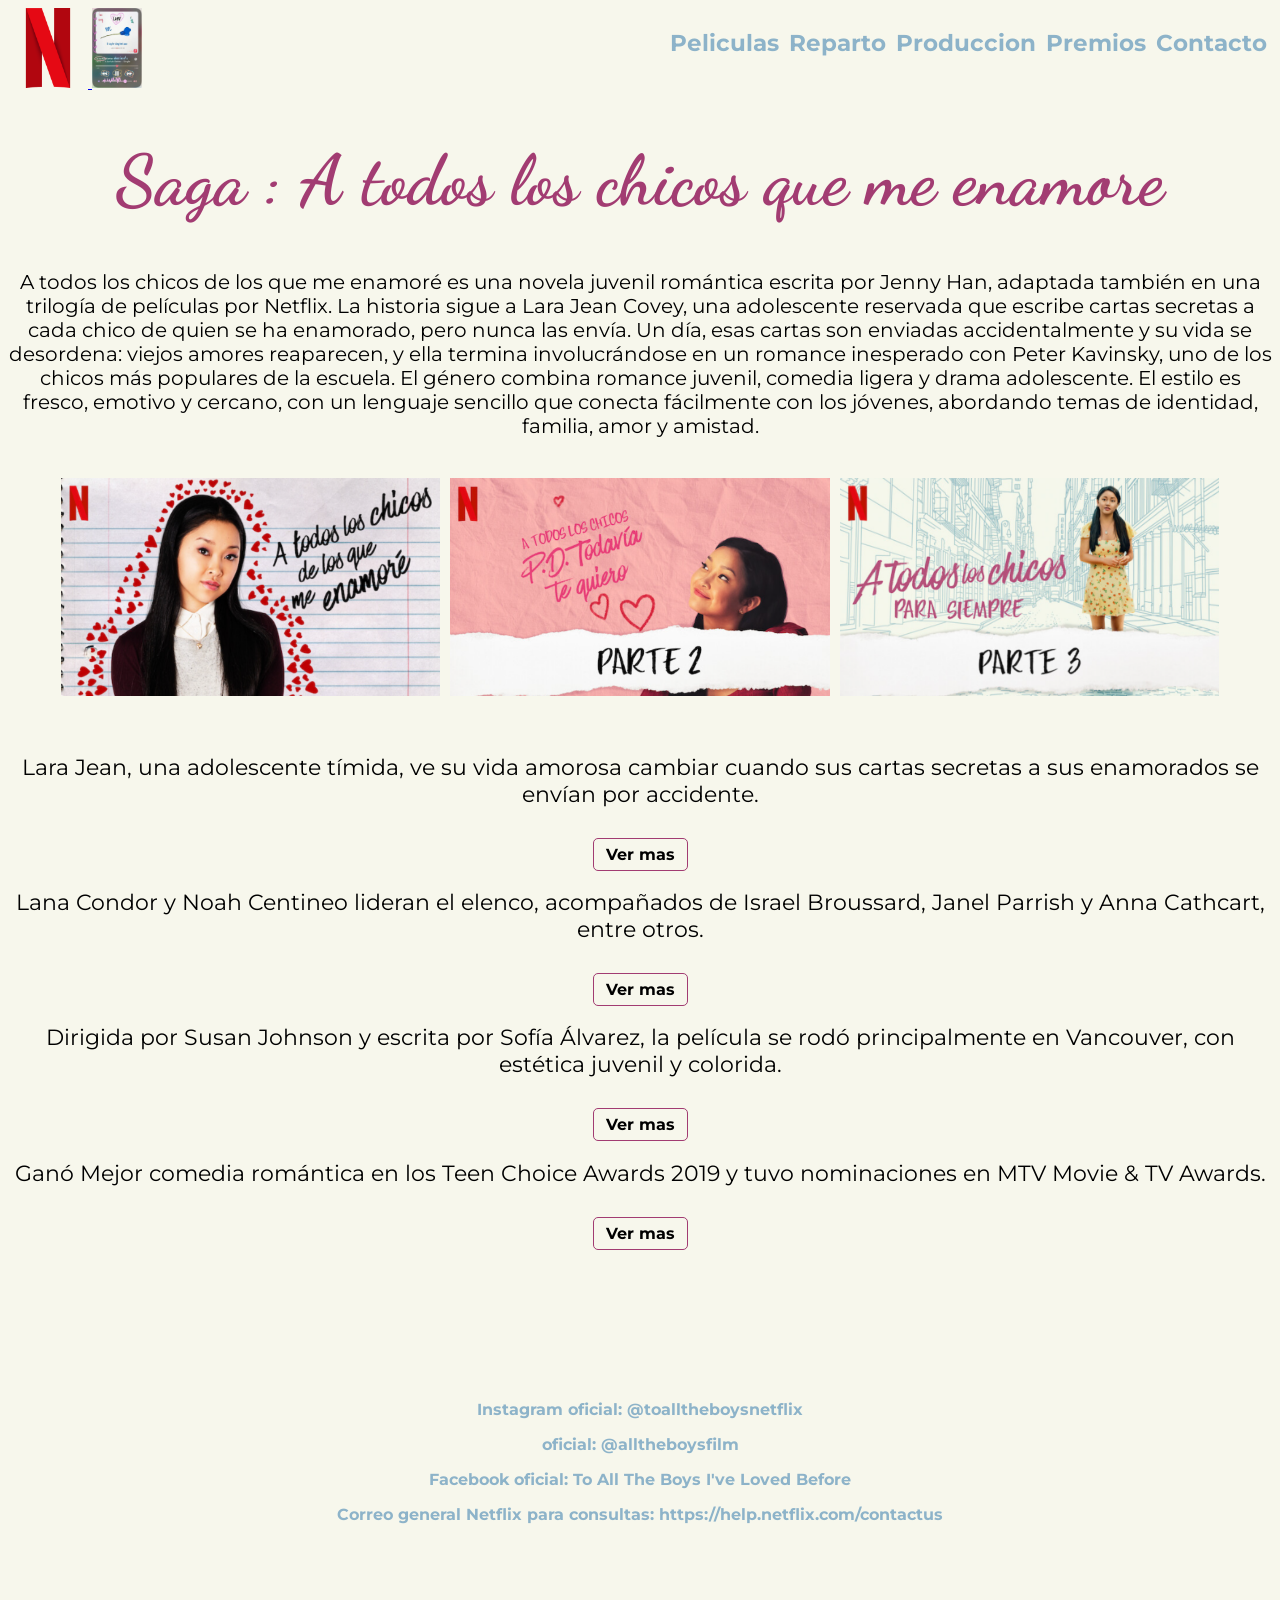
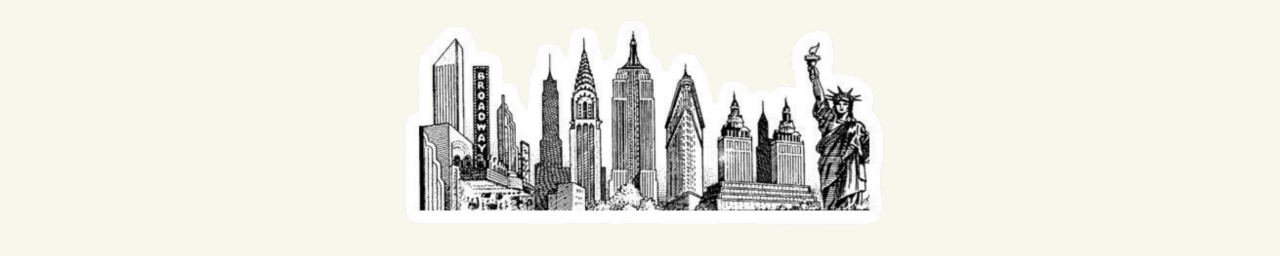
<file: index.html>
<!DOCTYPE html>
<html lang="en">
<head>
    <link rel="icon" type="image/png" sizes="16x16" href="logo.png">
    <meta charset="UTF-8">
    <meta name="viewport" content="width=device-width, initial-scale=1.0">
    <title>A todos los chicos que me enamore</title> 
    <link rel="stylesheet" href="estilo.css"> 
</head>
<body class="cuerpo"> 
 

    <header class="fondo"> 
        <nav>
        
<div class="logo-container">
    <a href="index.html">
        <img src="logo.png" class="logo" alt="Logo">
    </a>
    <a href="musica.mp3" target="_blank">
        <img src="icono musica.png" class="icono-musica" alt="Musica">
    </a>
</div>

            <ul class="items">
                <li><a href="pelicula.html">Peliculas</a></li>
                <li><a href="reparto.html">Reparto</a></li>
                <li><a href="produccion.html">Produccion</a></li>
                <li><a href="premios.html">Premios</a></li>
                <li><a href="contactos.html">Contacto</a></li>
            </ul>
        </nav>
    </header>

    <h1 class="text-center"> Saga : A todos los chicos que me enamore </h1>
    <div class="resumen">
       A todos los chicos de los que me enamoré es una novela juvenil romántica escrita por Jenny Han, adaptada también en una trilogía de películas por Netflix. La historia sigue a Lara Jean Covey, una adolescente reservada que escribe cartas secretas a cada chico de quien se ha enamorado, pero nunca las envía. Un día, esas cartas son enviadas accidentalmente y su vida se desordena: viejos amores reaparecen, y ella termina involucrándose en un romance inesperado con Peter Kavinsky, uno de los chicos más populares de la escuela.
El género combina romance juvenil, comedia ligera y drama adolescente. El estilo es fresco, emotivo y cercano, con un lenguaje sencillo que conecta fácilmente con los jóvenes, abordando temas de identidad, familia, amor y amistad. 
    </div>

    <div class="peliculas">
        <img src="pelicula uno.png" alt="uno"/>
        <img src="pelicula dos.png" alt="Dos"/>
        <img src="pelicula tres.png" alt="Tres" />
    </div>
<main>
    
        <article>
            <div class="textos">
                <h2 class="text-center">Lara Jean, una adolescente tímida, ve su vida amorosa cambiar cuando sus cartas secretas a sus enamorados se envían por accidente.
</h2>
                <a class="bordes" href="pelicula.html">Ver mas</a>
            </div>
        </article>
        <article>
            <div class="textos">
                <h2 class="text-center">Lana Condor y Noah Centineo lideran el elenco, acompañados de Israel Broussard, Janel Parrish y Anna Cathcart, entre otros.
</h2>
                <a class="bordes" href="reparto.html">Ver mas</a>
            </div>
        </article>
        <article>
            <div class="textos">
                <h2 class="text-center">Dirigida por Susan Johnson y escrita por Sofía Álvarez, la película se rodó principalmente en Vancouver, con estética juvenil y colorida.
</h2>
                <a class="bordes" href="produccion.html">Ver mas</a>
            </div>
        </article>
        <article>
            <div class="textos">
                <h2 class="text-center">Ganó Mejor comedia romántica en los Teen Choice Awards 2019 y tuvo nominaciones en MTV Movie & TV Awards.</h2>
                <a class="bordes"
                href="premios.html">Ver mas</a>
            </div>

        </article>
    </main>


    <footer class="contactos"> 
        <p><a href="https://www.instagram.com/toalltheboysnetflix/">Instagram oficial: @toalltheboysnetflix</a></p>

<p><a href="https://www.instagram.com/alltheboysfilm/">oficial: @alltheboysfilm</a></p> 

<p><a href="https://www.facebook.com/Toalltheboyslatino?locale=es_LA">Facebook oficial: To All The Boys I've Loved Before</a></p>

<p><a href="https://workspace.google.com/intl/es-419_ar/gmail/">Correo general Netflix para consultas: https://help.netflix.com/contactus</a>
 </p>
        <img src="ciudad.png" alt="ciudad">
    </footer>
</body>
</html>
</file>
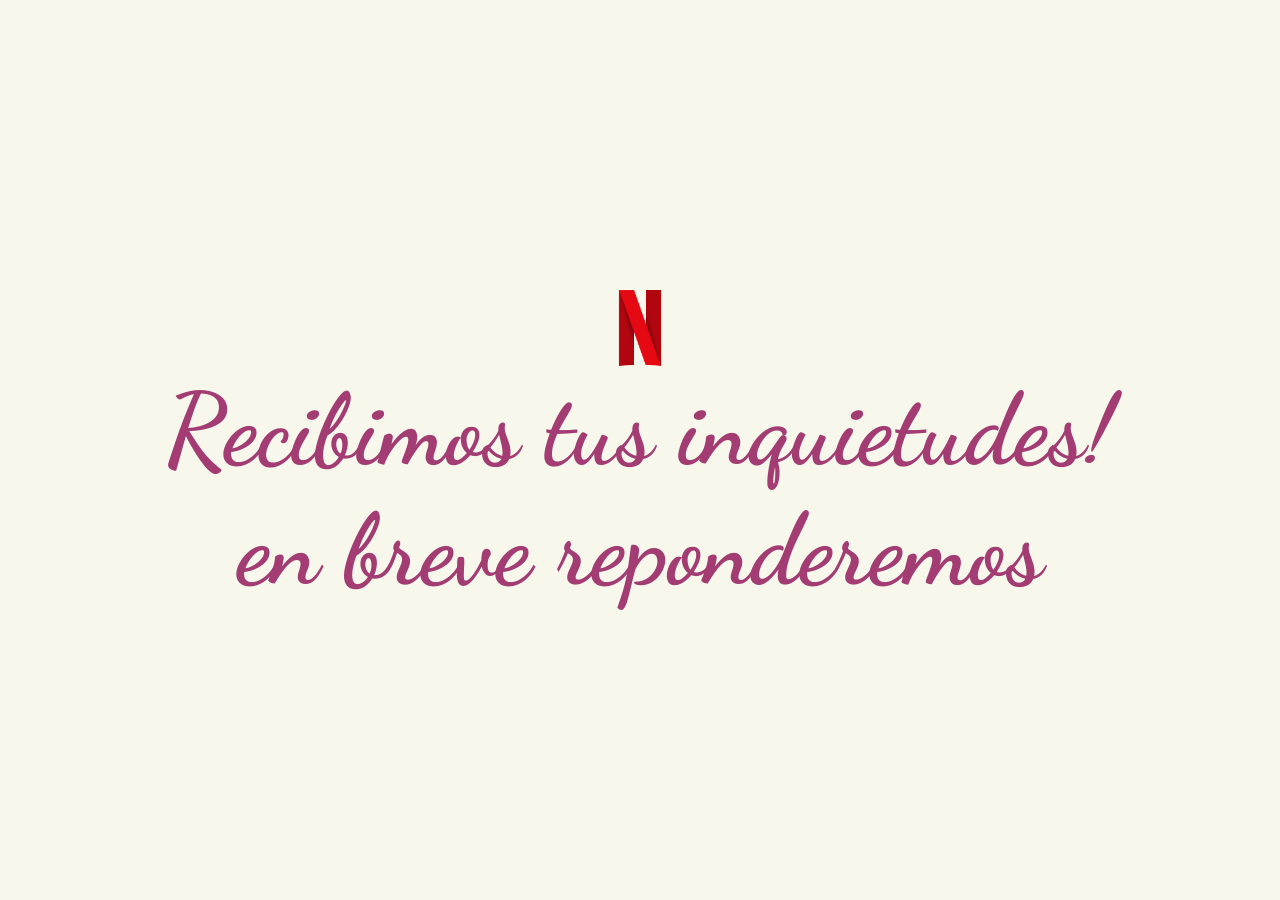
<file: confirmacion.html>
<!DOCTYPE html>
<html lang="es">
<head>
    <link rel="icon" type="image/png" sizes="16x16" href="logo.png">
     <link rel="stylesheet" href="extras.css"> 
    <meta charset="UTF-8">
    <title>confirmacion</title>
  <a href="index.html">
                <img src="logo.png" class="logo" alt="Netflix">
            </a>
</head>
<body>
    <div class="error-text">
        Recibimos tus inquietudes! <br> en breve reponderemos 
    </div>
</body>
</html>
</file>
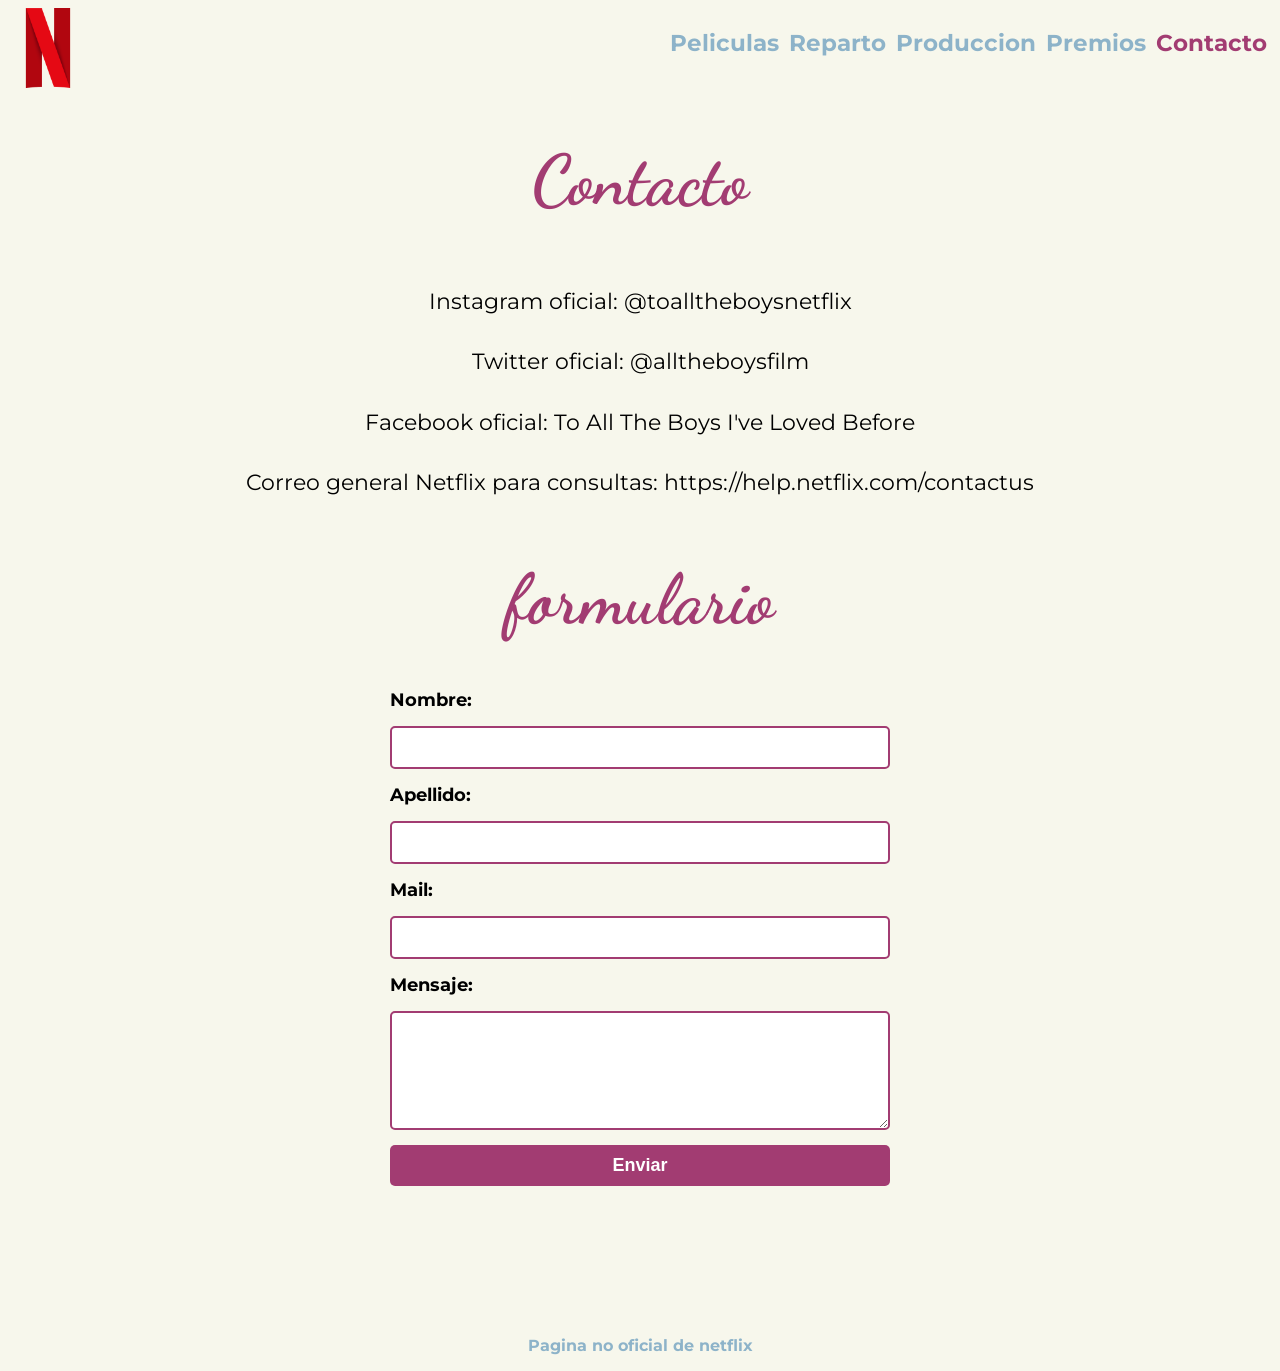
<file: contactos.html>
<!DOCTYPE html>
<html lang="en">
<head>
    <link rel="icon" type="image/png" sizes="16x16" href="logo.png">
    <meta charset="UTF-8">
    <meta name="viewport" content="width=device-width, initial-scale=1.0">
    <title>A todos los chicos que me enamore</title>
    <link rel="stylesheet" href="estilo.css">
</head>
<body>
    <header>
        <nav>
            <a href="index.html">
                <img src="logo.png" class="logo" alt="Netflix">
            </a>
            <ul class="items">
                <li><a href="pelicula.html">Peliculas</a></li> 
                <li><a href="reparto.html">Reparto</a></li>
                <li><a href="produccion.html">Produccion</a></li>
                <li><a href="premios.html">Premios</a></li>
                <li><a href="contactos.html"class="blanco">Contacto</a></li>
            </ul>
        </nav>
    </header>

    <h1 class="text-center">Contacto
</h1>
   


 <main>
        <article>
            <div class="textos">
                <h2 class="text-center">Instagram oficial: @toalltheboysnetflix
</h2>
            </div>
        </article>
         <article>
            
            <div class="textos">
                <h2 class="text-center">Twitter oficial: @alltheboysfilm
</h2> 
            </div>
        </article>
        <article>
            
            <div class="textos">
                <h2 class="text-center">Facebook oficial: To All The Boys I've Loved Before
</h2> 
            </div>
        </article>
        <article>
            
            <div class="textos">
                <h2 class="text-center">Correo general Netflix para consultas: https://help.netflix.com/contactus
</h2> 
            </div>
        </article>
        <!DOCTYPE html>
<html lang="es">

    <h1 class="text-center">formulario</h1>

    <form action="confirmacion.html" method="get" class="formulario">
        <label for="nombre">Nombre:</label>
        <input type="text" id="nombre" name="nombre" required>

        <label for="apellido">Apellido:</label>
        <input type="text" id="apellido" name="apellido" required>

        <label for="email">Mail:</label>
        <input type="email" id="email" name="email" required>

        <label for="mensaje">Mensaje:</label>
        <textarea id="mensaje" name="mensaje" rows="5" required></textarea>

        <button type="submit">Enviar</button>
    </form>

</html>

</main>


        <footer> 

        </footer>
        <footer>
        <p> Pagina no oficial de netflix 
 </p>
     
    </footer>
</file>
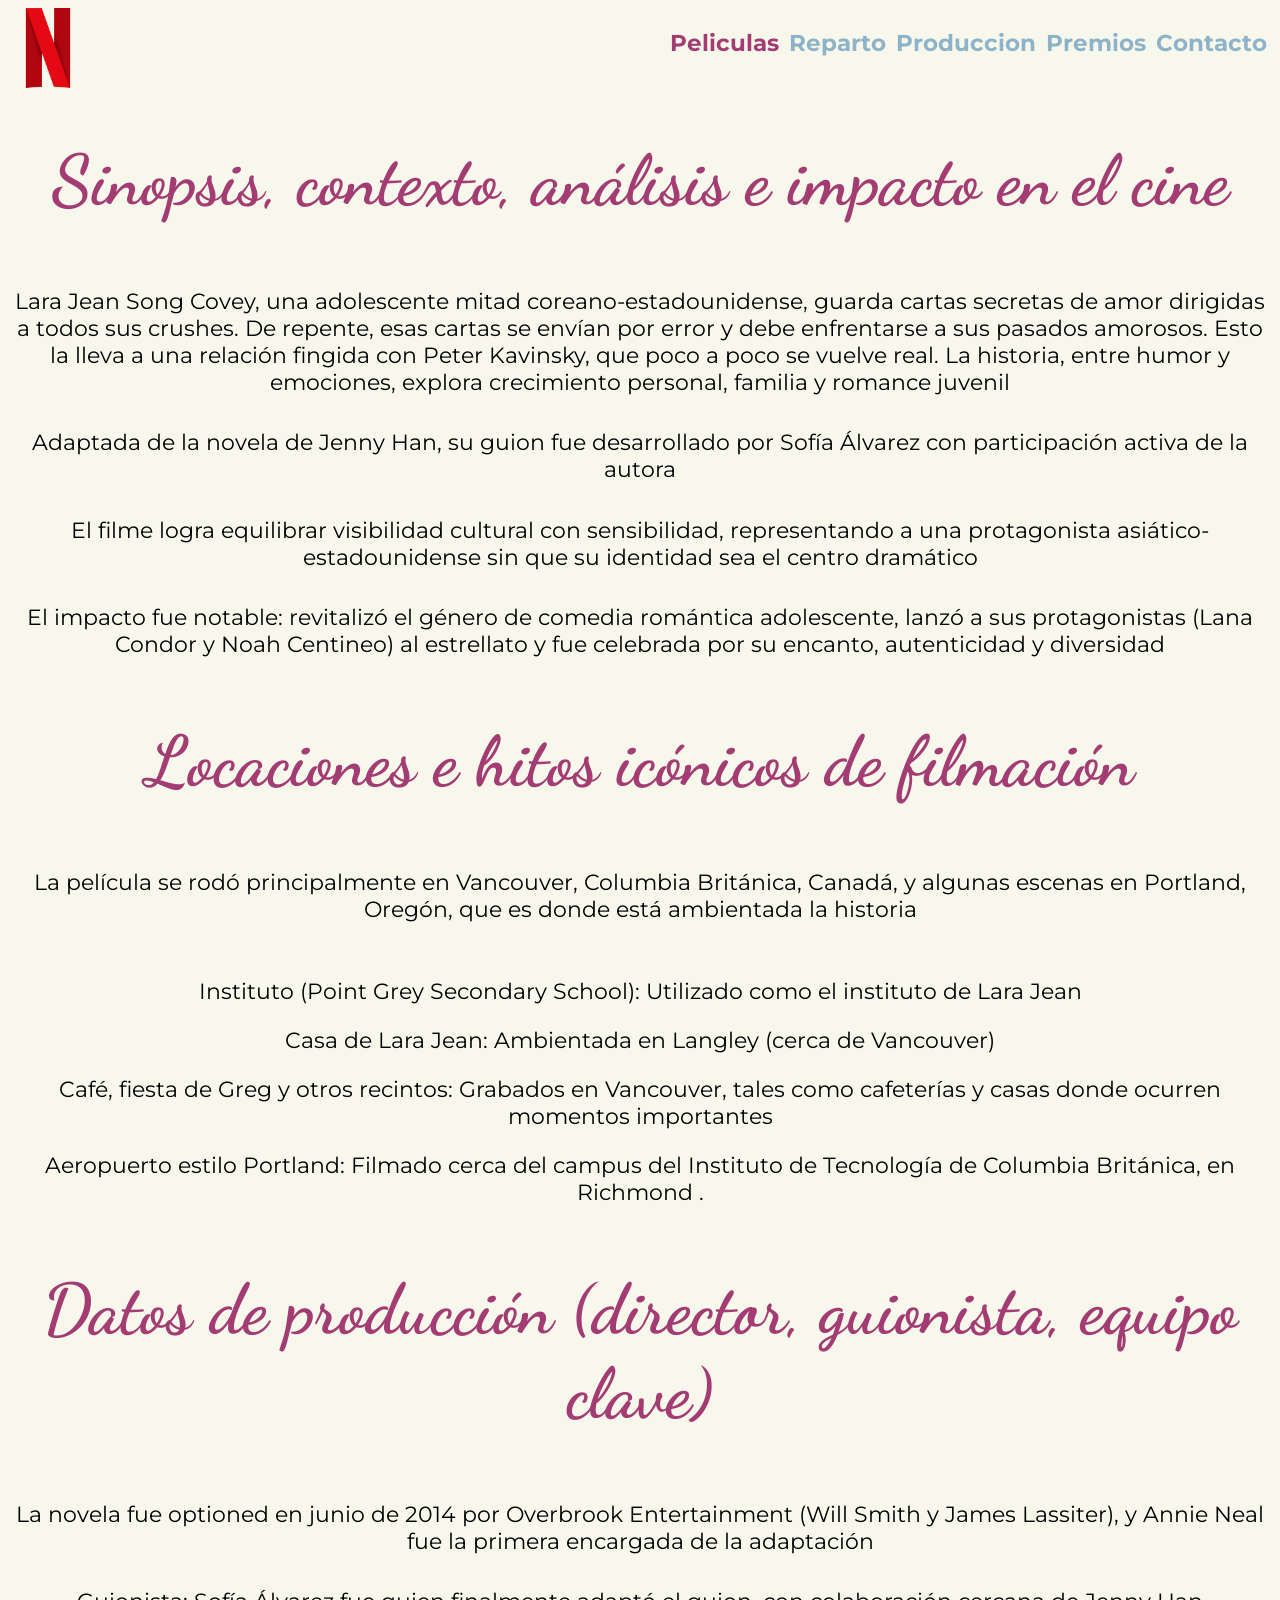
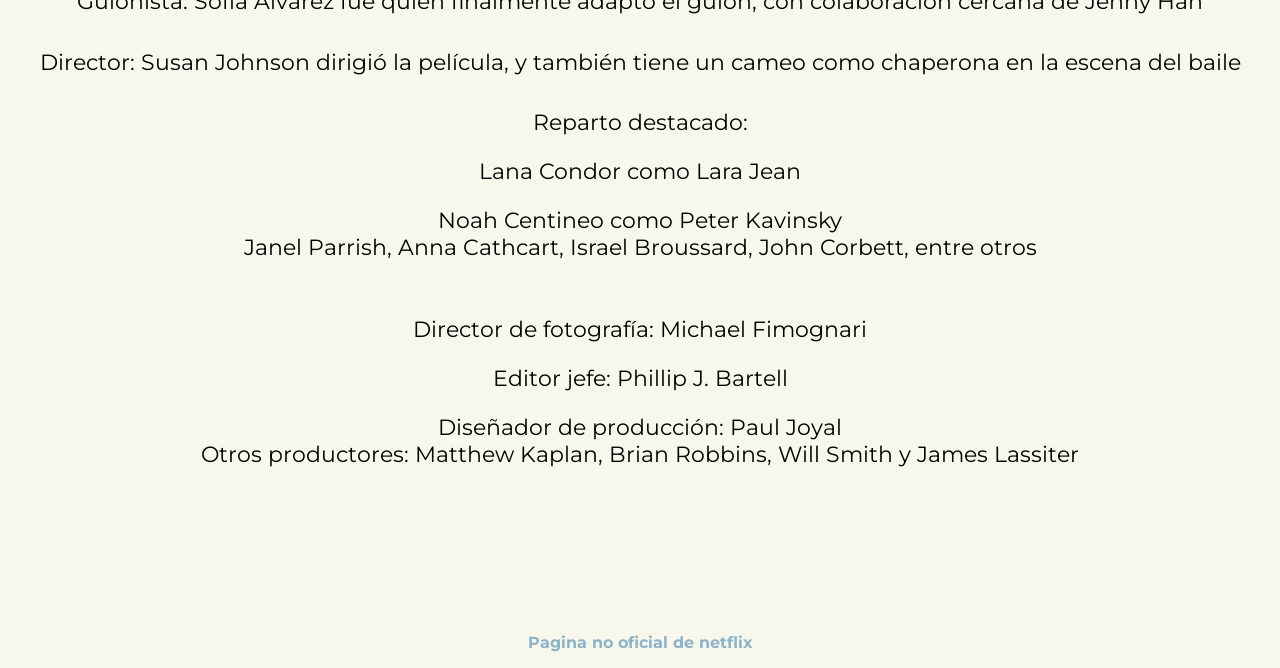
<file: pelicula.html>
<!DOCTYPE html>
<html lang="en">
<head>
    <link rel="icon" type="image/png" sizes="16x16" href="logo.png">
    <meta charset="UTF-8">
    <meta name="viewport" content="width=device-width, initial-scale=1.0">
    <title>A todos los chicos que me enamore</title>
    <link rel="stylesheet" href="estilo.css">
</head>
<body>
    <header>
        <nav>
            <a href="index.html">
                <img src="logo.png" class="logo" alt="Netflix">
            </a>
            <ul class="items">
                <li><a href="pelicula.html" class="blanco">Peliculas</a></li> 
                <li><a href="reparto.html">Reparto</a></li>
                <li><a href="produccion.html">Produccion</a></li>
                <li><a href="premios.html">Premios</a></li>
                <li><a href="contactos.html">Contacto</a></li>
            </ul>
        </nav>
    </header>

    <h1 class="text-center">Sinopsis, contexto, análisis e impacto en el cine</h1>
   


    <section>
        <article>
     
            <div class="textos">
                <h2 class="text-center">Lara Jean Song Covey, una adolescente mitad coreano-estadounidense, guarda cartas secretas de amor dirigidas a todos sus crushes. De repente, esas cartas se envían por error y debe enfrentarse a sus pasados amorosos. Esto la lleva a una relación fingida con Peter Kavinsky, que poco a poco se vuelve real. La historia, entre humor y emociones, explora crecimiento personal, familia y romance juvenil 
</h2>
            </div>
        </article>
        <article>
            <div class="textos">
                <h2 class="text-center">Adaptada de la novela de Jenny Han, su guion fue desarrollado por Sofía Álvarez con participación activa de la autora 
</h2>
        
            </div>
 
        </article>
        <article>

            <div class="textos">
                <h2 class="text-center">El filme logra equilibrar visibilidad cultural con sensibilidad, representando a una protagonista asiático-estadounidense sin que su identidad sea el centro dramático 
</h2>
            
            </div>
        </article>
        <article>
            <div class="textos">
                <h2 class="text-center">El impacto fue notable: revitalizó el género de comedia romántica adolescente, lanzó a sus protagonistas (Lana Condor y Noah Centineo) al estrellato y fue celebrada por su encanto, autenticidad y diversidad </h2>
            
            </div>
  
        </article>
         
    </section>

     <h1 class="text-center">Locaciones e hitos icónicos de filmación</h1>
   


    <section>
        <article>
    
            <div class="textos">
                <h2 class="text-center">La película se rodó principalmente en Vancouver, Columbia Británica, Canadá, y algunas escenas en Portland, Oregón, que es donde está ambientada la historia</h2>
            </div>
        </article>
        <article>
            <div class="textos">
                <h2 class="text-center"><p>Instituto (Point Grey Secondary School): Utilizado como el instituto de Lara Jean</p> <p>Casa de Lara Jean: Ambientada en Langley (cerca de Vancouver)</p>
<p>Café, fiesta de Greg y otros recintos: Grabados en Vancouver, tales como cafeterías y casas donde ocurren momentos importantes </p>
<p>Aeropuerto estilo Portland: Filmado cerca del campus del Instituto de Tecnología de Columbia Británica, en Richmond .</p>
    </section>

     <h1 class="text-center">Datos de producción (director, guionista, equipo clave)</h1>
   


    <section>
        <article>
         
            <div class="textos">
                <h2 class="text-center"> La novela fue optioned en junio de 2014 por Overbrook Entertainment (Will Smith y James Lassiter), y Annie Neal fue la primera encargada de la adaptación </h2>
            </div>
        </article>
        <article>
            <div class="textos">
                <h2 class="text-center">Guionista: Sofía Álvarez fue quien finalmente adaptó el guion, con colaboración cercana de Jenny Han </h2>
        
            </div>

        </article>
        <article>
  
            <div class="textos">
                <h2 class="text-center">Director: Susan Johnson dirigió la película, y también tiene un cameo como chaperona en la escena del baile
</h2>
            
            </div>
        </article>
        <article>
            <div class="textos">
                <h2 class="text-center">Reparto destacado:

<p>Lana Condor como Lara Jean </p>

<p>Noah Centineo como Peter Kavinsky </p>

Janel Parrish, Anna Cathcart, Israel Broussard, John Corbett, entre otros </h2>
            
            </div>
 
        </article>
         <article>
            <div class="textos">
                <h2 class="text-center"><p>Director de fotografía: Michael Fimognari</p> <p>Editor jefe: Phillip J. Bartell </p>

<p>Diseñador de producción: Paul Joyal</p>

Otros productores: Matthew Kaplan, Brian Robbins, Will Smith y James Lassiter </h2>
        
            </div>
   
        </article>
    </section>
    <footer>
        <p>Pagina no oficial de netflix 
 </p>
     
    </footer>
</file>
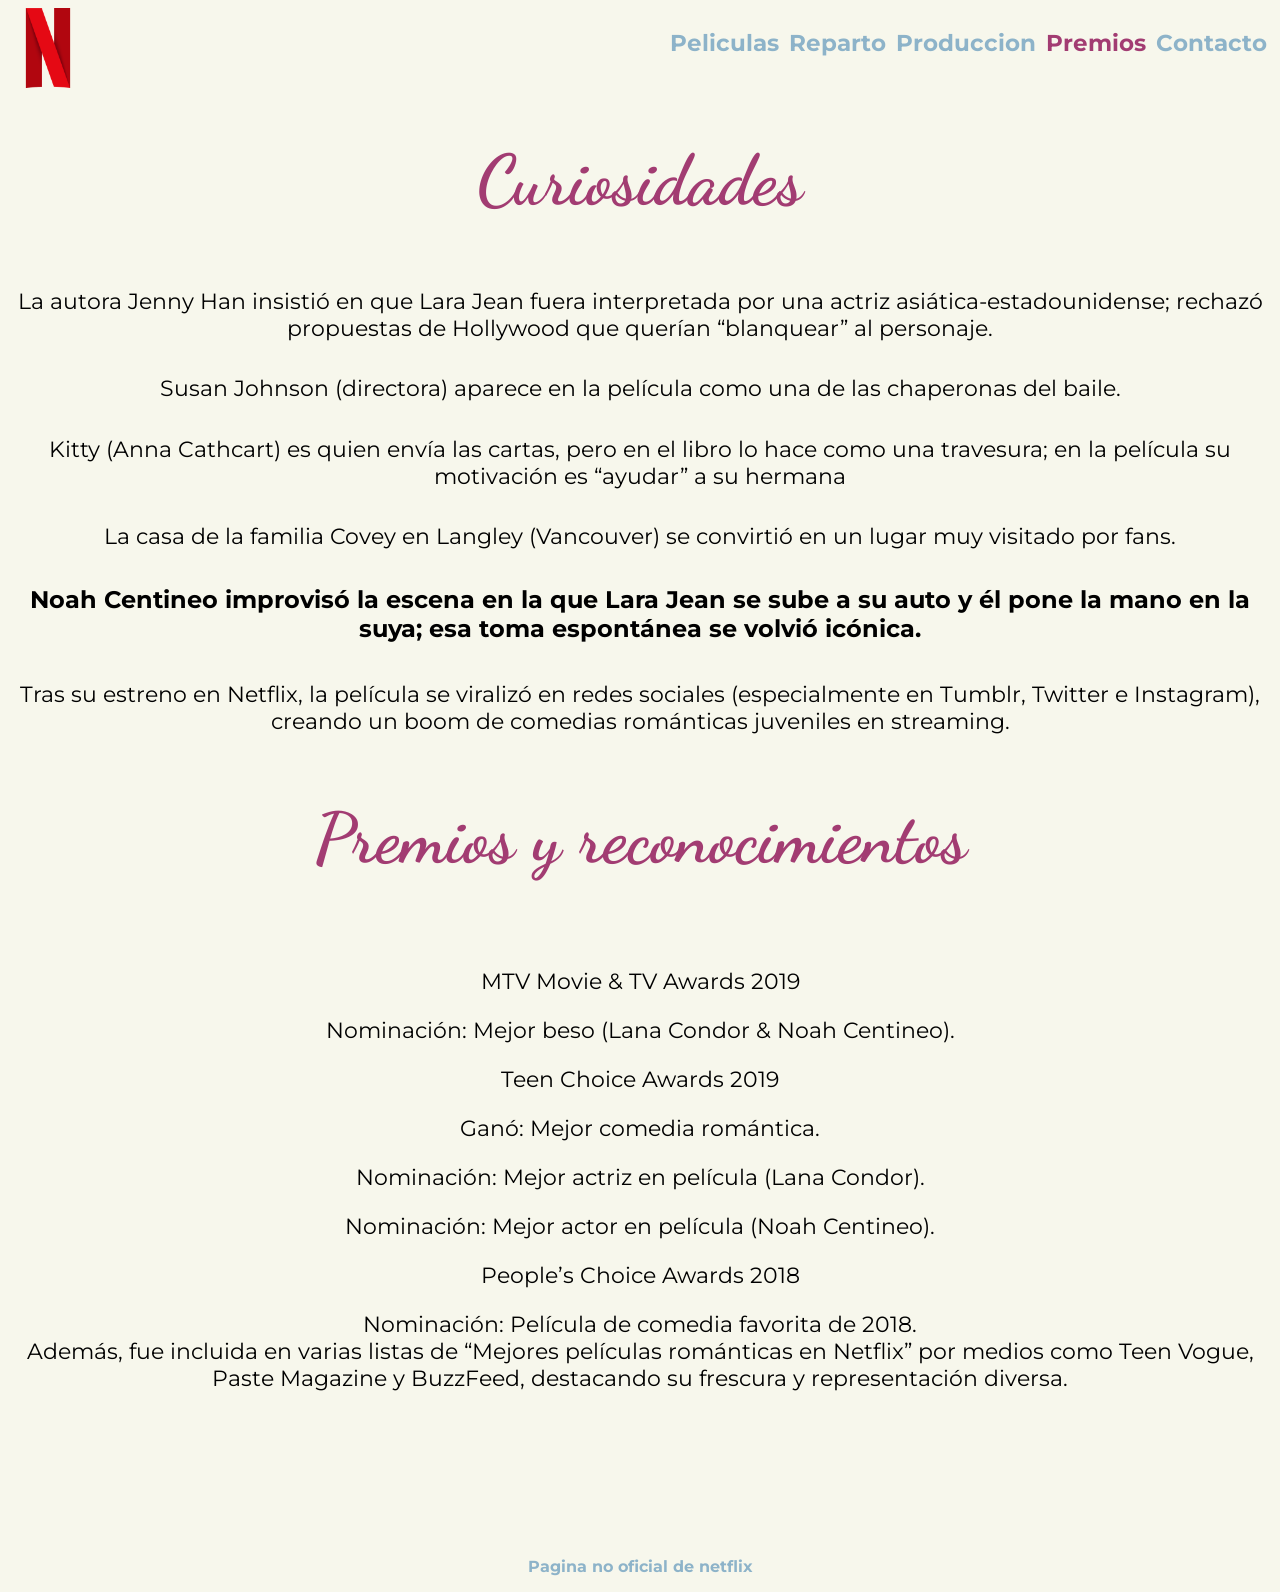
<file: premios.html>
<!DOCTYPE html>
<html lang="en">
<head>
    <link rel="icon" type="image/png" sizes="16x16" href="logo.png">
    <meta charset="UTF-8">
    <meta name="viewport" content="width=device-width, initial-scale=1.0">
    <title>A todos los chicos que me enamore</title>
    <link rel="stylesheet" href="estilo.css">
</head>
<body>
    <header>
        <nav>
            <a href="index.html">
                <img src="logo.png" class="logo" alt="Netflix">
            </a>
            <ul class="items">
                <li><a href="pelicula.html">Peliculas</a></li> 
                <li><a href="reparto.html">Reparto</a></li>
                <li><a href="produccion.html">Produccion</a></li>
                <li><a href="premios.html"class="blanco">Premios</a></li>
                <li><a href="contactos.html">Contacto</a></li>
            </ul>
        </nav>
    </header>

    <h1 class="text-center">Curiosidades 
</h1>
   


    <section>
        <article>
            <div class="textos">
                <h2 class="text-center">La autora Jenny Han insistió en que Lara Jean fuera interpretada por una actriz asiática-estadounidense; rechazó propuestas de Hollywood que querían “blanquear” al personaje.
</h2>
            </div>
        </article>
        <article>  
            <div class="textos">
                <h2 class="text-center">Susan Johnson (directora) aparece en la película como una de las chaperonas del baile.

</h2> 
            </div>
        </article>
         <article> 
            <div class="textos">
                <h2 class="text-center">Kitty (Anna Cathcart) es quien envía las cartas, pero en el libro lo hace como una travesura; en la película su motivación es “ayudar” a su hermana

            </div>
        </article>
         <article> 
            <div class="textos">
                <h2 class="text-center">La casa de la familia Covey en Langley (Vancouver) se convirtió en un lugar muy visitado por fans.

            </div>
        </article>
            <div class="textos">
                <h2 class="text-center">Noah Centineo improvisó la escena en la que Lara Jean se sube a su auto y él pone la mano en la suya; esa toma espontánea se volvió icónica.




            </div>
        </article>
          <article> 
            <div class="textos">
                <h2 class="text-center">Tras su estreno en Netflix, la película se viralizó en redes sociales (especialmente en Tumblr, Twitter e Instagram), creando un boom de comedias románticas juveniles en streaming.



            </div>
        </article>
    </section>

        
         <h1 class="text-center"> Premios y reconocimientos

</h1>
   


    <section>
        <article>
            <div class="textos">
                <h2 class="text-center"><p>MTV Movie & TV Awards 2019 </p>

<p>Nominación: Mejor beso (Lana Condor & Noah Centineo). </p>

<p>Teen Choice Awards 2019 </p>

<p>Ganó: Mejor comedia romántica.</p>

<p>Nominación: Mejor actriz en película (Lana Condor). </p>

<p>Nominación: Mejor actor en película (Noah Centineo).</p>

<p>People’s Choice Awards 2018 </p>

<p>Nominación: Película de comedia favorita de 2018. </p>

Además, fue incluida en varias listas de “Mejores películas románticas en Netflix” por medios como Teen Vogue, Paste Magazine y BuzzFeed, destacando su frescura y representación diversa.</h2>
            </div>
        </article>
    </section>
        <footer>
        <p>Pagina no oficial de netflix 
 </p>
     
    </footer>
</file>
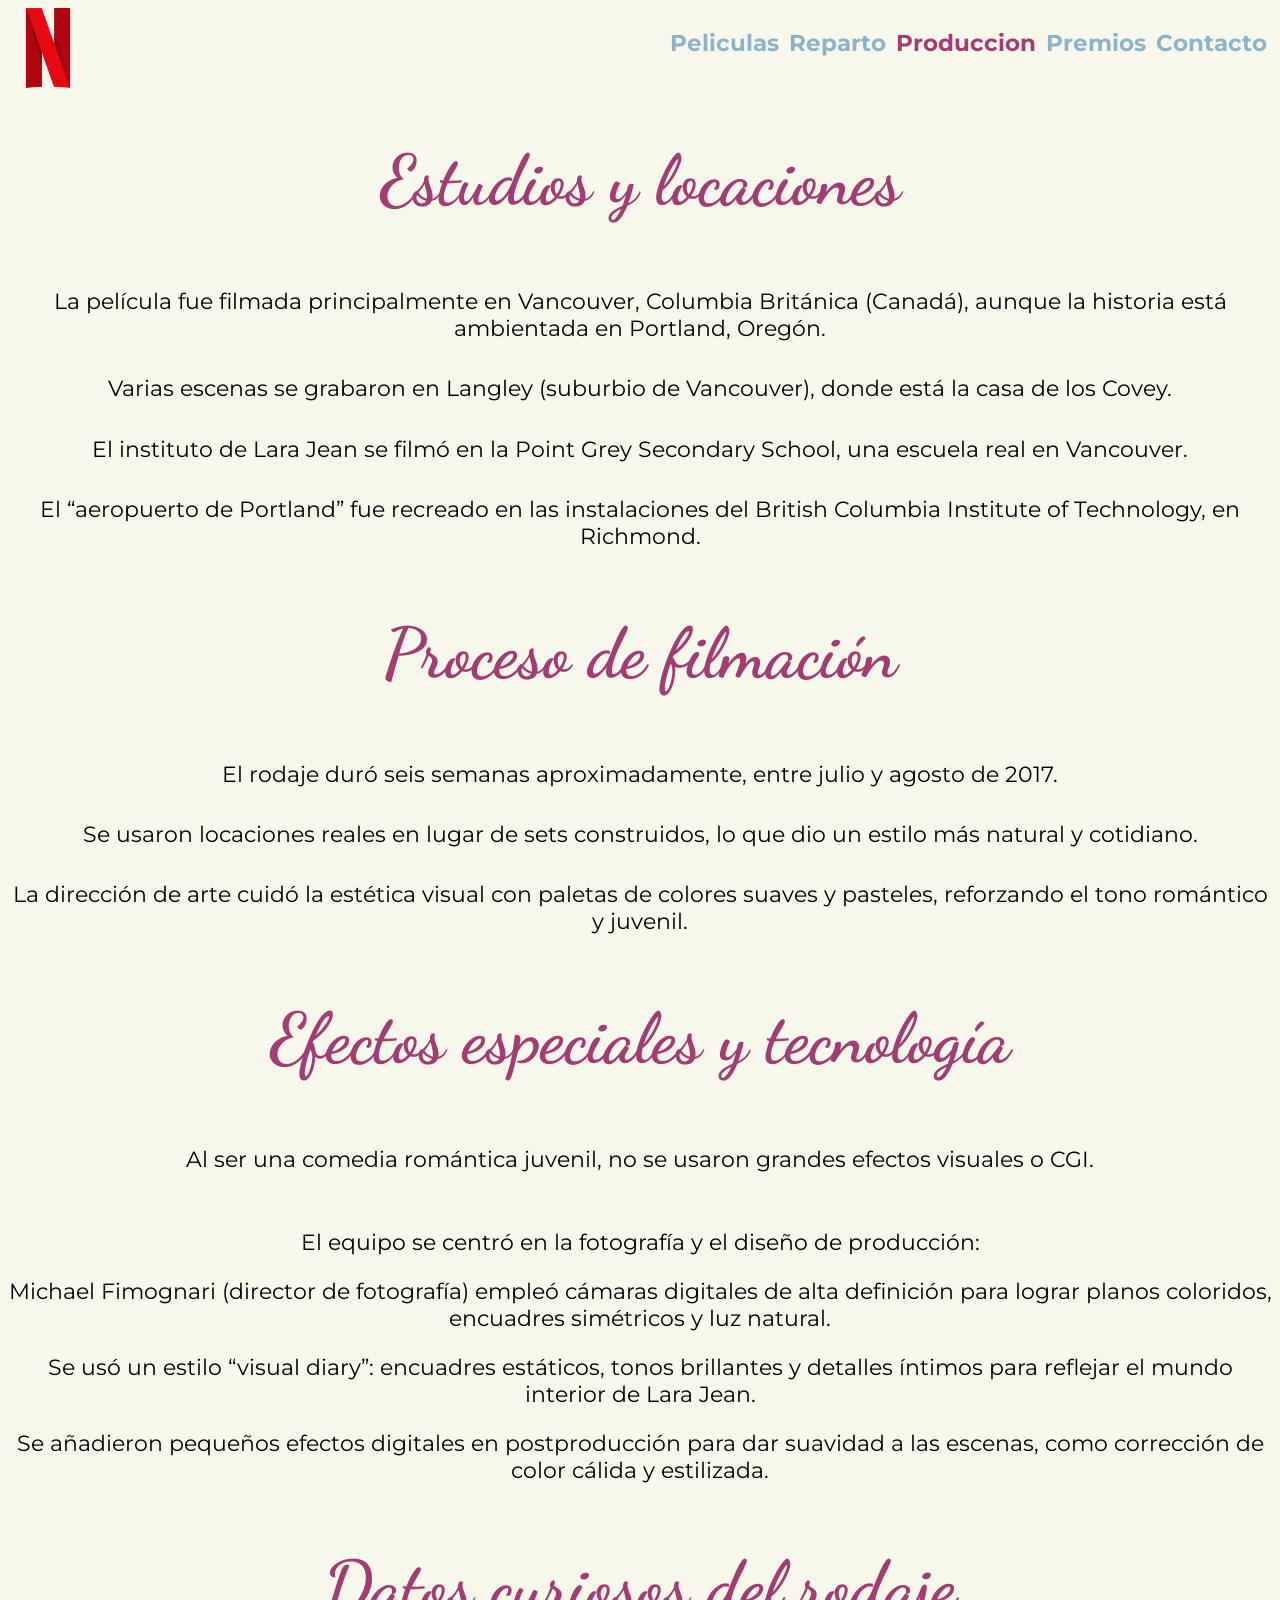
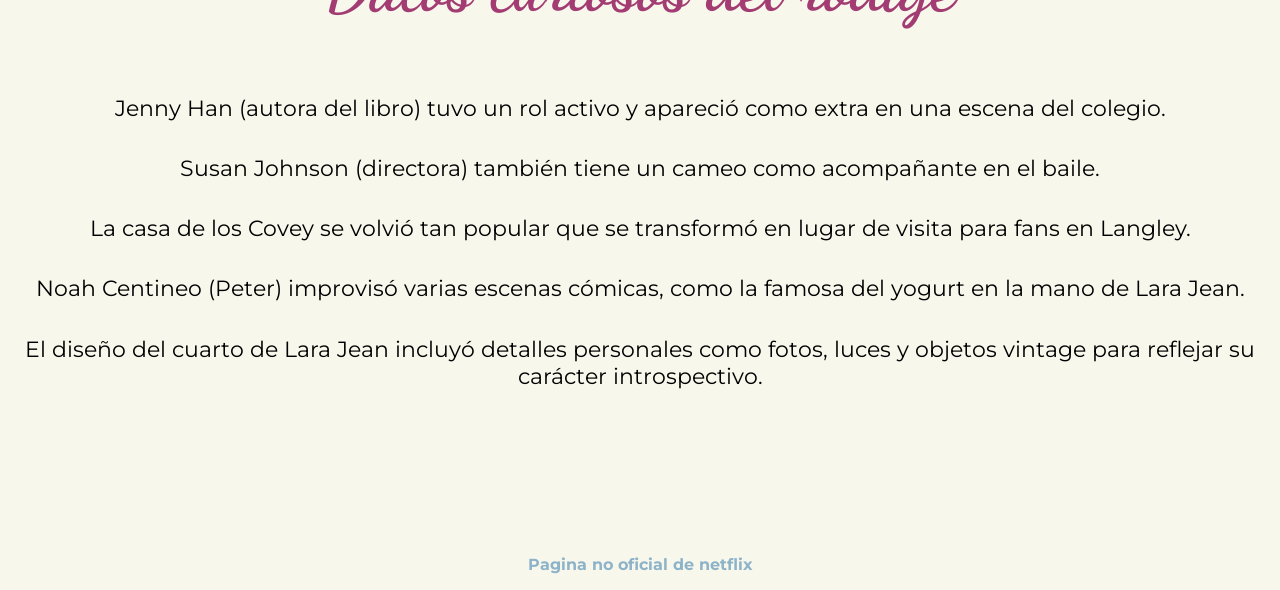
<file: produccion.html>
<!DOCTYPE html>
<html lang="en">
<head>
    <link rel="icon" type="image/png" sizes="16x16" href="logo.png">
    <meta charset="UTF-8">
    <meta name="viewport" content="width=device-width, initial-scale=1.0">
    <title>A todos los chicos que me enamore</title>
    <link rel="stylesheet" href="estilo.css">
</head>
<body>
    <header>
        <nav>
            <a href="index.html">
                <img src="logo.png" class="logo" alt="Netflix">
            </a>
            <ul class="items">
                <li><a href="pelicula.html">Peliculas</a></li> 
                <li><a href="reparto.html">Reparto</a></li>
                <li><a href="produccion.html"class="blanco">Produccion</a></li>
                <li><a href="premios.html">Premios</a></li>
                <li><a href="contactos.html">Contacto</a></li>
            </ul>
        </nav>
    </header>

    <h1 class="text-center">Estudios y locaciones
</h1>
   


    <section>
        <article>
            <div class="textos">
                <h2 class="text-center">La película fue filmada principalmente en Vancouver, Columbia Británica (Canadá), aunque la historia está ambientada en Portland, Oregón. 
</h2>
            </div>
        </article>
        <article>
            <div class="textos">
                <h2 class="text-center">Varias escenas se grabaron en Langley (suburbio de Vancouver), donde está la casa de los Covey.
</h2>
            </div>
        </article>
         <article>
            <div class="textos">
                <h2 class="text-center">El instituto de Lara Jean se filmó en la Point Grey Secondary School, una escuela real en Vancouver.

            </div>
        </article>
         <article>
            <div class="textos">
                <h2 class="text-center">El “aeropuerto de Portland” fue recreado en las instalaciones del British Columbia Institute of Technology, en Richmond.


            </div>
        </article>
    </section>

        
         <h1 class="text-center">Proceso de filmación
</h1>
   


    <section>
        <article>
           
            <div class="textos">
                <h2 class="text-center">El rodaje duró seis semanas aproximadamente, entre julio y agosto de 2017.
                </h2>

            </div>
        </article>
        <article>
            <div class="textos">
                <h2 class="text-center">Se usaron locaciones reales en lugar de sets construidos, lo que dio un estilo más natural y cotidiano.
</h2>
            </div>
        </article>
         <article>
            <div class="textos">
                <h2 class="text-center">La dirección de arte cuidó la estética visual con paletas de colores suaves y pasteles, reforzando el tono romántico y juvenil.

</h2>
            </div>
        </article>
    </section>

         <h1 class="text-center">Efectos especiales y tecnología
</h1>
   


    <section>
        <article>
            <div class="textos">
                <h2 class="text-center">Al ser una comedia romántica juvenil, no se usaron grandes efectos visuales o CGI.
</h2>
            </div>
        </article>
         <article>
            <div class="textos">
                <h2 class="text-center"><p>El equipo se centró en la fotografía y el diseño de producción: </p>
<p>Michael Fimognari (director de fotografía) empleó cámaras digitales de alta definición para lograr planos coloridos, encuadres simétricos y luz natural. </p>
<p>Se usó un estilo “visual diary”: encuadres estáticos, tonos brillantes y detalles íntimos para reflejar el mundo interior de Lara Jean.</p>
<p>Se añadieron pequeños efectos digitales en postproducción para dar suavidad a las escenas, como corrección de color cálida y estilizada.</p>

</h2>
            </div>
        </article>
    </section>
        <h1 class="text-center">Datos curiosos del rodaje

</h1>
   


    <section>
        <article>
            <div class="textos">
                <h2 class="text-center">Jenny Han (autora del libro) tuvo un rol activo y apareció como extra en una escena del colegio.
</h2>
            </div>
        </article>
        <article>
            <div class="textos">
                <h2 class="text-center"> Susan Johnson (directora) también tiene un cameo como acompañante en el baile.

</h2>
            </div>
        </article>
         <article>
            <div class="textos">
                <h2 class="text-center">La casa de los Covey se volvió tan popular que se transformó en lugar de visita para fans en Langley.
</h2>
            </div>
        </article>
         <article>

            <div class="textos">
                <h2 class="text-center">Noah Centineo (Peter) improvisó varias escenas cómicas, como la famosa del yogurt en la mano de Lara Jean.
</h2>
            </div>
        </article>
         <article>
            <div class="textos">
                <h2 class="text-center">El diseño del cuarto de Lara Jean incluyó detalles personales como fotos, luces y objetos vintage para reflejar su carácter introspectivo.
</h2>
            </div>
        </article>
    </section>

        <footer>
        <p>Pagina no oficial de netflix 
 </p>
     
    </footer>
</file>
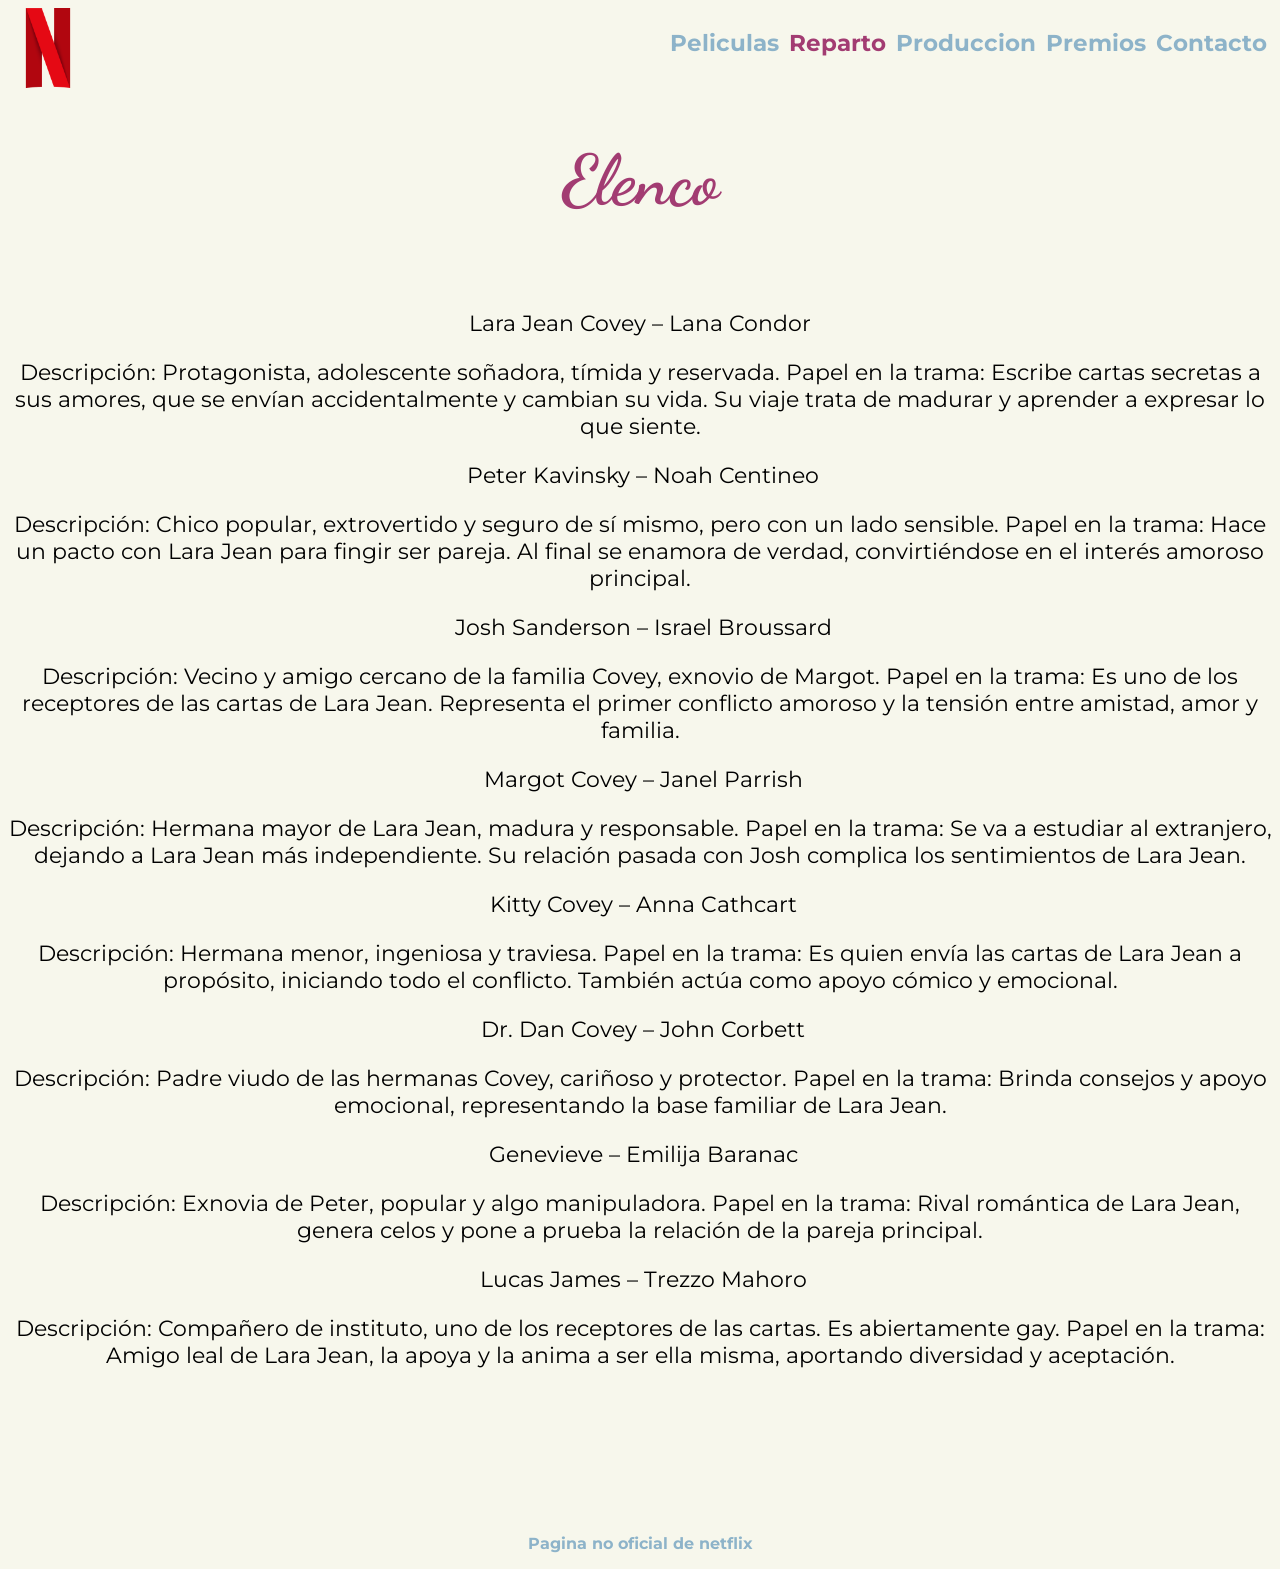
<file: reparto.html>
<!DOCTYPE html>
<html lang="en">
<head>
    <link rel="icon" type="image/png" sizes="16x16" href="logo.png">
    <meta charset="UTF-8">
    <meta name="viewport" content="width=device-width, initial-scale=1.0">
    <title>A todos los chicos que me enamore</title>
    <link rel="stylesheet" href="estilo.css">
</head>
<body>
    <header>
        <nav>
            <a href="index.html">
                <img src="logo.png" class="logo" alt="Netflix">
            </a>
            <ul class="items">
                <li><a href="pelicula.html">Peliculas</a></li> 
                <li><a href="reparto.html"class="blanco">Reparto</a></li>
                <li><a href="produccion.html">Produccion</a></li>
                <li><a href="premios.html">Premios</a></li>
                <li><a href="contactos.html">Contacto</a></li>
            </ul>
        </nav>
    </header>

    <h1 class="text-center">Elenco</h1>
   


    <main>
        <article>
    
            <div class="textos">
                <h2 class="text-center"> <p>⁠Lara Jean Covey – Lana Condor </p>

<p>Descripción: Protagonista, adolescente soñadora, tímida y reservada.

Papel en la trama: Escribe cartas secretas a sus amores, que se envían accidentalmente y cambian su vida. Su viaje trata de madurar y aprender a expresar lo que siente.</p>

<p>⁠ ⁠Peter Kavinsky – Noah Centineo </p>

<p>Descripción: Chico popular, extrovertido y seguro de sí mismo, pero con un lado sensible.

Papel en la trama: Hace un pacto con Lara Jean para fingir ser pareja. Al final se enamora de verdad, convirtiéndose en el interés amoroso principal. </p>

<p>⁠ ⁠Josh Sanderson – Israel Broussard </p>

<p>Descripción: Vecino y amigo cercano de la familia Covey, exnovio de Margot.

Papel en la trama: Es uno de los receptores de las cartas de Lara Jean. Representa el primer conflicto amoroso y la tensión entre amistad, amor y familia. </p>

<p>⁠ ⁠Margot Covey – Janel Parrish </p>

<p>Descripción: Hermana mayor de Lara Jean, madura y responsable.

Papel en la trama: Se va a estudiar al extranjero, dejando a Lara Jean más independiente. Su relación pasada con Josh complica los sentimientos de Lara Jean. </p>

<p>⁠ ⁠Kitty Covey – Anna Cathcart </p>

<p>Descripción: Hermana menor, ingeniosa y traviesa.

Papel en la trama: Es quien envía las cartas de Lara Jean a propósito, iniciando todo el conflicto. También actúa como apoyo cómico y emocional.</p>

<p>⁠ ⁠Dr. Dan Covey – John Corbett </p>

<p>Descripción: Padre viudo de las hermanas Covey, cariñoso y protector.

Papel en la trama: Brinda consejos y apoyo emocional, representando la base familiar de Lara Jean. </p>

<p>⁠ ⁠Genevieve – Emilija Baranac </p>

<p>Descripción: Exnovia de Peter, popular y algo manipuladora.

Papel en la trama: Rival romántica de Lara Jean, genera celos y pone a prueba la relación de la pareja principal.</p>

<p>⁠ ⁠Lucas James – Trezzo Mahoro </p>

<p>Descripción: Compañero de instituto, uno de los receptores de las cartas. Es abiertamente gay.

Papel en la trama: Amigo leal de Lara Jean, la apoya y la anima a ser ella misma, aportando diversidad y aceptación.</p>
</h2>
            </div>
        </article>
    </main>



        <footer>
        <p>Pagina no oficial de netflix 
 </p>
     
    </footer>
</file>
<file: estilo.css>
@font-face {
    font-family:'cuerpo';
    src: url(Cuerpo.ttf);
}

@font-face {
    font-family:'titulos';
    src: url(Titulo.ttf);
}


body {
    background-color: #f7f7ec;
    font-family: 'cuerpo';
}

.items {
    list-style: none;
    display: flex;
    justify-content: left;
}

.items li {
    margin: 5px;
    font-weight: bold;
    font-size: 23px;
}

.items li a {
    color: #8db3c9;
    text-decoration: none;
}

.items li a.blanco {
    color: #a23c72;
}

 /* Logo principal */
.logo {
    width: 80px;
    height: auto;
}

/* Icono de música un poco más grande */
.icono-musica {
    width: 50px; /* ajustado para ser más grande que antes, pero menor que el logo */
    height: auto;
}


nav {
    display: flex;
    justify-content: space-between;
}

.resumen {
    text-align: center;
    font-size: 20px;
}

.text-center {
    text-align: center;
}

h1 {
    font-weight: bold;
    font-size: 70px;
    color: #a23c72;
    font-family:'titulos';
}

/* ===============================
   SECCIÓN DE LAS 3 IMÁGENES INICIALES
   Con animación agregada
================================== */
.peliculas {
    display: flex;
    justify-content:center;
    width: 100%;
    margin: 40px 0;
    padding: 0;
   gap: 10px;
}

.peliculas img {
    width: 30%;
    height: auto;
    display: block;
    opacity: 0;
    transform: scale(0.8);
    animation: aparecer 0.8s ease forwards;
}

.peliculas img:nth-child(1) { animation-delay: 0s; }
.peliculas img:nth-child(2) { animation-delay: 0.3s; }
.peliculas img:nth-child(3) { animation-delay: 0.6s; }

@keyframes aparecer {
    from { opacity: 0; transform: scale(0.8); }
    to   { opacity: 1; transform: scale(1); }
}

/* ===============================
   ARTÍCULOS INICIALES: 2x2
================================== */
.inicio-articulos {
    display: flex;
    flex-wrap: wrap;
    justify-content: space-between;
    gap: 30px;
    margin-top: 50px;
}

.inicio-articulos article.bordes {
    border: 2px solid #a23c72;
    border-radius: 8px;
    padding: 20px;
    background-color: #fff;
    flex: 0 0 calc(50% - 15px);
    text-align: center;
    display: flex;
    flex-direction: column;
    align-items: center;
    margin-bottom: 20px;
}

article h2 {
    font-weight: normal;
    font-size: 22px;
    margin-bottom: 15px;
}

article .textos {
    display: flex;
    flex-direction: column;
    align-items: center;
    gap: 15px;
}

article .textos p {
    margin-bottom: 0;
}

article .textos a {
    color: black;
    text-decoration: none;
    font-size: 16px;
    font-weight: bold;
    border: 1px solid #a23c72;
    padding: 6px 12px;
    border-radius: 5px;
    transition: color 0.3s ease, border-color 0.3s ease;
}

article .textos a:hover {
    color: #a23c72;
    border-color: #8db3c9;
}

/* ===============================
   FOOTER
================================== */
footer {
    text-align: center;
    font-size: 100%;
    font-weight: bold;
    margin-top: 150px;
    color: #8db3c9;
}

footer img {
    width: 40%;
    margin-top: 20px;
}

.contactos p a {
    text-decoration: none;
    list-style: none;
    color: #8db3c9;
}

/* ===============================
   RESPONSIVE
================================== */
@media (max-width: 992px) {
    /* Las 3 imágenes iniciales siguen ocupando ancho completo */
    .peliculas img {
        width: 33.3333%;
        opacity: 1 !important;
        transform: none !important;
        animation: none !important;
    }

    /* Los artículos ahora ocupan 100% (una columna) */
    .inicio-articulos article.bordes {
        flex: 0 0 100%;
    }
}

@media (max-width: 600px) {
    .peliculas {
        flex-direction: column;
        gap: 20px;
    }

    .peliculas img {
        width: 100%; /* cada imagen ocupa todo el ancho en móvil */
        opacity: 1 !important;
        transform: none !important;
        animation: none !important;
    }

    .inicio-articulos {
        gap: 20px;
    }

    .inicio-articulos article.bordes {
        flex: 0 0 100%; /* todas las cajas apiladas verticalmente */
    }
}
.formulario {
    max-width: 500px;
    margin: 40px auto;
    display: flex;
    flex-direction: column;
    gap: 15px;
}

.formulario label {
    font-weight: bold;
    font-size: 18px;
}

.formulario input,
.formulario textarea {
    padding: 10px;
    font-size: 16px;
    border: 2px solid #a23c72;
    border-radius: 5px;
    font-family: 'cuerpo';
}

.formulario button {
    padding: 10px 20px;
    font-size: 18px;
    background-color: #a23c72;
    color: white;
    border: none;
    border-radius: 5px;
    cursor: pointer;
    font-weight: bold;
    transition: background-color 0.3s ease;
}

.formulario button:hover {
    background-color: #8db3c9;
}
</file>
<file: extras.css>
body {
    margin: 0;
    height: 100vh;
    display: flex;
    flex-direction: column;
    justify-content: center;
    align-items: center;
    background-color: #f7f7ec;
    font-family: Arial, sans-serif; /* fuente de sistema temporal */
    color: #a23c72;
    text-align: center;
}

.error-text {
    font-size: 100px;
    font-weight: bold;
    animation: bounce 1s ease;
}

.mensaje {
    font-size: 24px;
    margin-top: 20px;
}

.boton-inicio {
    margin-top: 30px;
    text-decoration: none;
    color: #fff;
    background-color: #a23c72;
    padding: 12px 25px;
    border-radius: 8px;
    font-weight: bold;
    transition: background-color 0.3s ease, transform 0.2s ease;
}

.boton-inicio:hover {
    background-color: #8b2e5a;
    transform: translateY(-3px);
}

/* Animación rebote */
@keyframes bounce {
    0% { transform: scale(0.8); opacity: 0; }
    50% { transform: scale(1.1); opacity: 1; }
    70% { transform: scale(0.95); }
    100% { transform: scale(1); }
}

/* Responsive */
@media (max-width: 768px) {
    .error-text { font-size: 60px; }
    .mensaje { font-size: 20px; }
    .boton-inicio { padding: 10px 20px; }
}

@media (max-width: 480px) {
    .error-text { font-size: 40px; }
    .mensaje { font-size: 18px; }
    .boton-inicio { padding: 8px 16px; }
}
@font-face {
            font-family:'titulos';
            src: url(Titulo.ttf);
        }

        body {
            margin: 0;
            height: 100vh;
            display: flex;
            justify-content: center;
            align-items: center;
            background-color: #f7f7ec;
            font-family: 'titulos', sans-serif;
            color: #a23c72;
            text-align: center;
        }

        .error-text {
            font-size: 100px;
            font-weight: bold;
        }

        /* Responsive */
        @media (max-width: 768px) {
            .error-text {
                font-size: 60px;
            }
        }

        @media (max-width: 480px) {
            .error-text {
                font-size: 40px;
            }
        }
.logo {
    width: 15%;
}
</file>
